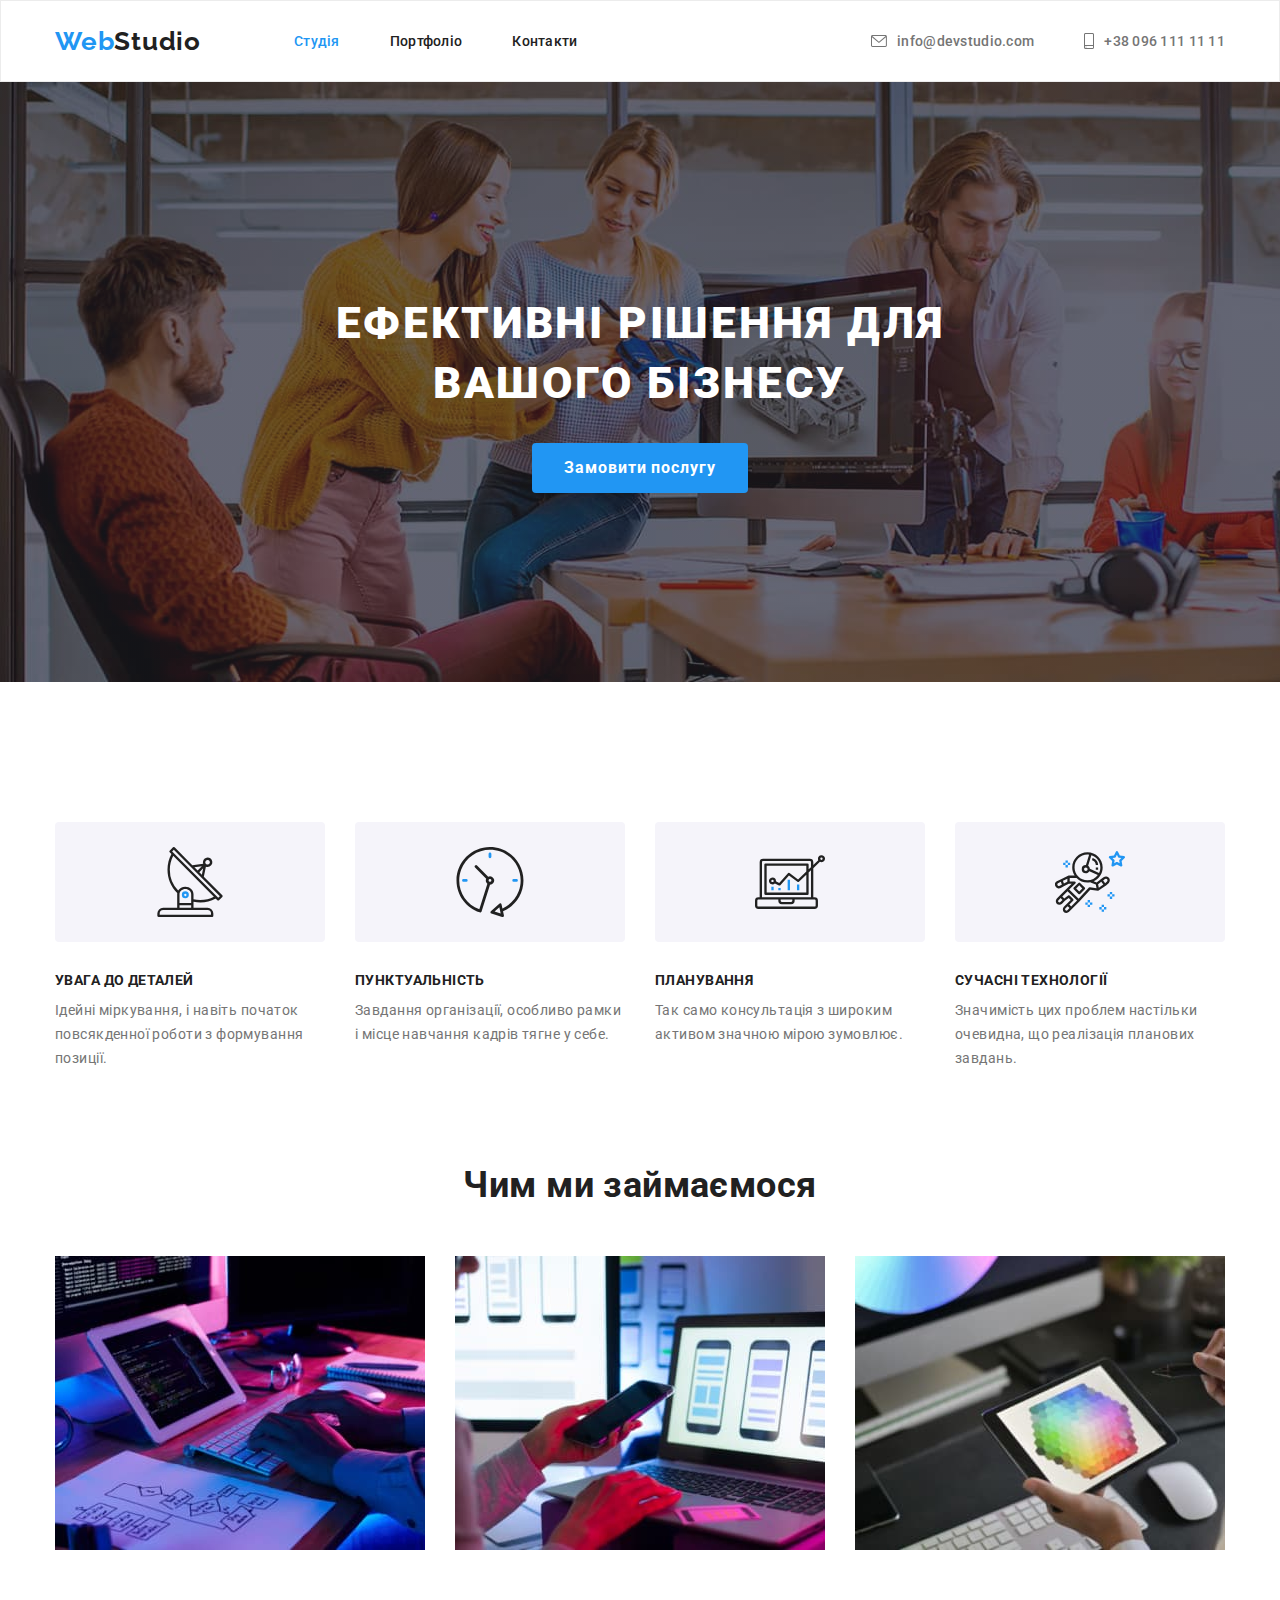
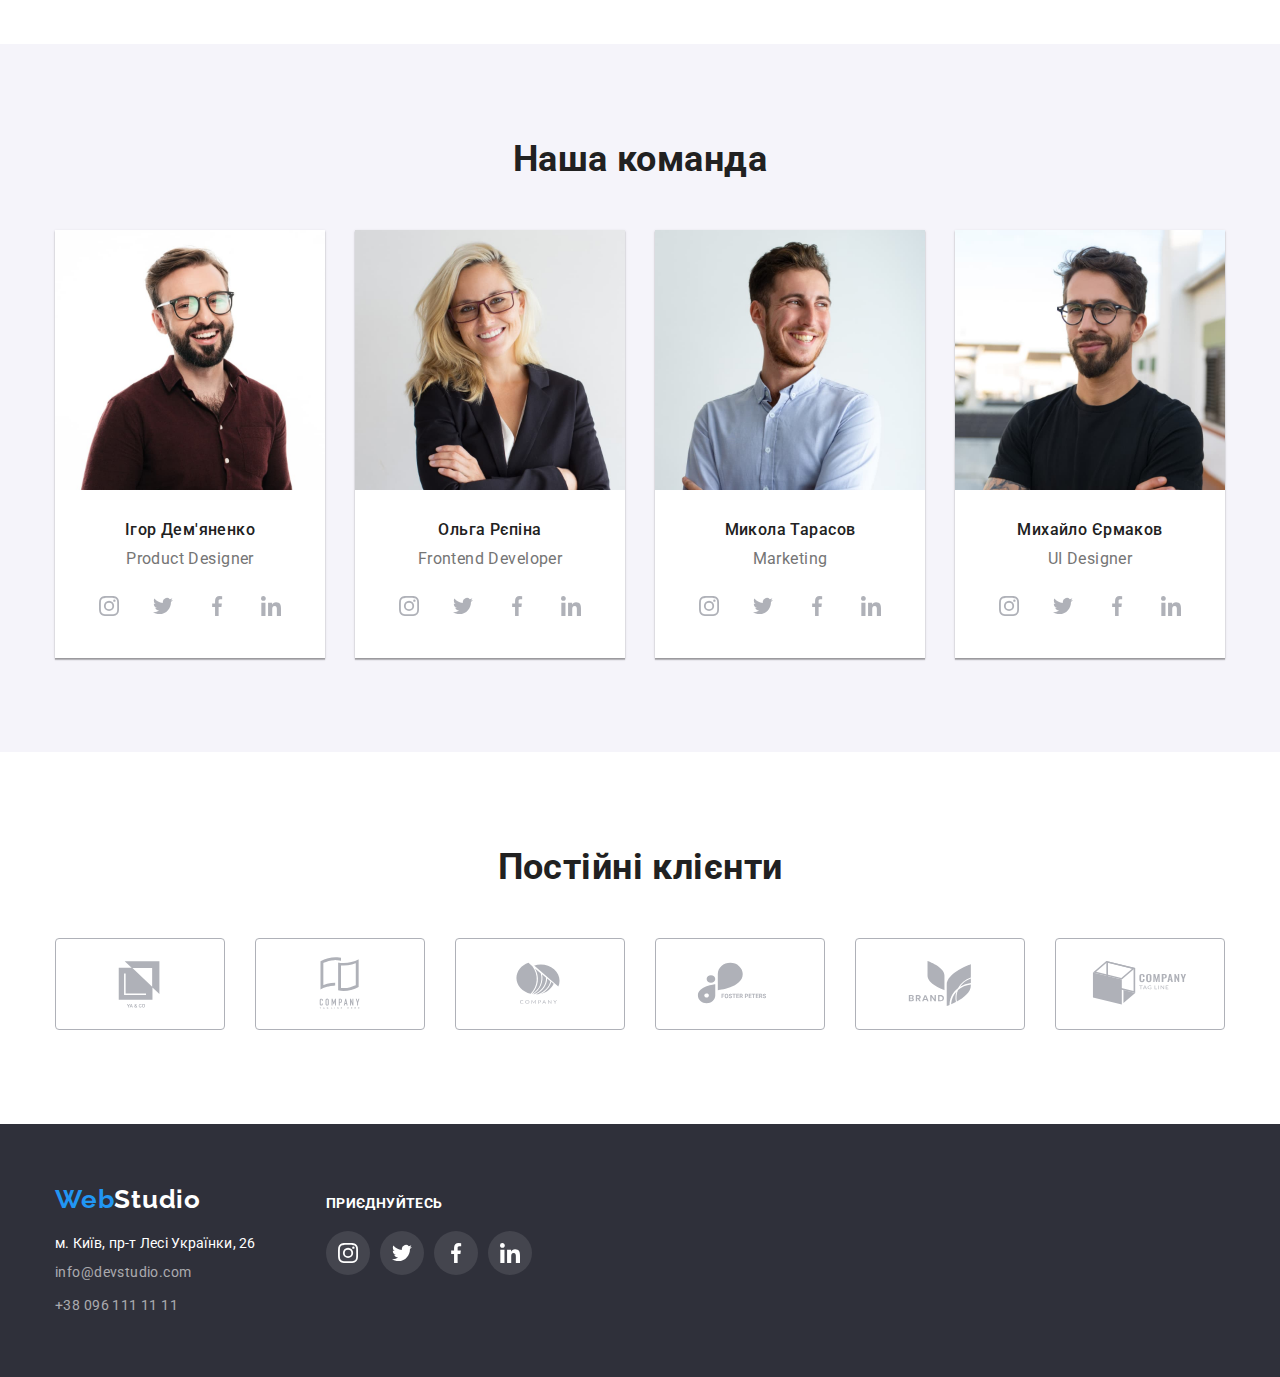
<file: index.html>
<!DOCTYPE html>
<html lang="uk">
  <head>
    <meta charset="UTF-8" />
    <meta http-equiv="X-UA-Compatible" content="IE=edge" />
    <meta name="viewport" content="width=device-width, initial-scale=1.0" />
    <title>Homework4</title>
    <link
      href="https://cdnjs.cloudflare.com/ajax/libs/modern-normalize/1.1.0/modern-normalize.min.css"
      rel="stylesheet"
    />
    <link
      href="https://fonts.googleapis.com/css2?family=Raleway:wght@700&family=Roboto:wght@400;500;700;900&display=swap"
      rel="stylesheet"
    />
    <link rel="stylesheet" href="./css/styles.css" />
  </head>
  <body>
    <header class="top-header">
      <div class="container row">
        <a class="logo" href="#"><span class="blue">Web</span>Studio</a>
        <nav>
          <ul class="list">
            <li class="list-item"><a class="list-link current" href="./index.html">Студія</a></li>
            <li class="list-item"><a class="list-link" href="./portfolio.html">Портфоліо</a></li>
            <li class="list-item"><a class="list-link" href="#">Контакти</a></li>
          </ul>
        </nav>
        <ul class="contacts">
          <li class="contacts-item">
            <a class="contacts-link" href="mailto:info@devstudio.com"
              ><svg class="mail-icon">
                <use href="./images/svg/icons.svg#envelope"></use></svg
              >info@devstudio.com</a
            >
          </li>
          <li class="contacts-item">
            <a class="contacts-link" href="tel:+380961111111"
              ><svg class="smartphone-icon">
                <use href="./images/svg/icons.svg#smartphone"></use></svg
              >+38 096 111 11 11</a
            >
          </li>
        </ul>
      </div>
    </header>
    <main>
      <section class="section header-section">
        <div class="container">
          <h1 class="header">Ефективні рішення для вашого бізнесу</h1>
          <button class="order-btn" type="button">Замовити послугу</button>
        </div>
      </section>
      <section class="section benefits-section">
        <div class="container">
          <h2 class="visually-hidden">Наші особливості</h2>
          <ul class="benefits-list">
            <li class="benefits-item">
              <div class="icon-wraper">
                <svg class="benefits-icon">
                  <use href="./images/svg/icons.svg#antenna"></use>
                </svg>
              </div>
              <h3 class="benefits-header">Увага до деталей</h3>
              <p class="benefits-text">
                Ідейні міркування, і навіть початок повсякденної роботи з формування позиції.
              </p>
            </li>
            <li class="benefits-item">
              <div class="icon-wraper">
                <svg class="benefits-icon">
                  <use href="./images/svg/icons.svg#clock"></use>
                </svg>
              </div>
              <h3 class="benefits-header">Пунктуальність</h3>
              <p class="benefits-text">
                Завдання організації, особливо рамки і місце навчання кадрів тягне у себе.
              </p>
            </li>
            <li class="benefits-item">
              <div class="icon-wraper">
                <svg class="benefits-icon">
                  <use href="./images/svg/icons.svg#diagram"></use>
                </svg>
              </div>
              <h3 class="benefits-header">Планування</h3>
              <p class="benefits-text">
                Так само консультація з широким активом значною мірою зумовлює.
              </p>
            </li>
            <li class="benefits-item">
              <div class="icon-wraper">
                <svg class="benefits-icon">
                  <use href="./images/svg/icons.svg#astronaut"></use>
                </svg>
              </div>
              <h3 class="benefits-header">Сучасні технології</h3>
              <p class="benefits-text">
                Значимість цих проблем настільки очевидна, що реалізація планових завдань.
              </p>
            </li>
          </ul>
        </div>
      </section>
      <section class="description-section">
        <div class="container">
          <h2 class="description-header">Чим ми займаємося</h2>
          <ul class="descr-list">
            <li class="descr-item">
              <img
                class="descr-img"
                src="./images/jpg/1.jpg"
                alt="Процес розробки"
                width="370"
                height="294"
              />
            </li>
            <li class="descr-item">
              <img
                class="descr-img"
                src="./images/jpg/2.jpg"
                alt="Процес розробки"
                width="370"
                height="294"
              />
            </li>
            <li class="descr-item">
              <img
                class="descr-img"
                src="./images/jpg/3.jpg"
                alt="Процес розробки"
                width="370"
                height="294"
              />
            </li>
          </ul>
        </div>
      </section>
      <section class="section team-section">
        <div class="container">
          <h2 class="description-header">Наша команда</h2>
          <ul class="team-list">
            <li class="team-item">
              <img
                class="team-img"
                src="./images/jpg/igor.jpg"
                alt="Ігор"
                width="270"
                height="260"
              />
              <div class="team-descr">
                <h3 class="team-member">Ігор Дем'яненко</h3>
                <p class="team-post">Product Designer</p>
                <ul class="social-list">
                  <li class="social-net">
                    <a class="social-link" href="#"
                      ><svg class="social-icon">
                        <use href="./images/svg/icons.svg#instagram"></use></svg
                    ></a>
                  </li>
                  <li class="social-net">
                    <a class="social-link" href="#"
                      ><svg class="social-icon">
                        <use href="./images/svg/icons.svg#twitter"></use></svg
                    ></a>
                  </li>
                  <li class="social-net">
                    <a class="social-link" href="#"
                      ><svg svg class="social-icon">
                        <use href="./images/svg/icons.svg#facebook"></use></svg
                    ></a>
                  </li>
                  <li class="social-net">
                    <a class="social-link" href="#"
                      ><svg svg class="social-icon">
                        <use href="./images/svg/icons.svg#linkedin"></use></svg
                    ></a>
                  </li>
                </ul>
              </div>
            </li>
            <li class="team-item">
              <img
                class="team-img"
                src="./images/jpg/olga.jpg"
                alt="Ольга"
                width="270"
                height="260"
              />
              <div class="team-descr">
                <h3 class="team-member">Ольга Рєпіна</h3>
                <p class="team-post">Frontend Developer</p>
                <ul class="social-list">
                  <li class="social-net">
                    <a class="social-link" href="#"
                      ><svg class="social-icon">
                        <use href="./images/svg/icons.svg#instagram"></use></svg
                    ></a>
                  </li>
                  <li class="social-net">
                    <a class="social-link" href="#"
                      ><svg class="social-icon">
                        <use href="./images/svg/icons.svg#twitter"></use></svg
                    ></a>
                  </li>
                  <li class="social-net">
                    <a class="social-link" href="#"
                      ><svg svg class="social-icon">
                        <use href="./images/svg/icons.svg#facebook"></use></svg
                    ></a>
                  </li>
                  <li class="social-net">
                    <a class="social-link" href="#"
                      ><svg svg class="social-icon">
                        <use href="./images/svg/icons.svg#linkedin"></use></svg
                    ></a>
                  </li>
                </ul>
              </div>
            </li>
            <li class="team-item">
              <img
                class="team-img"
                src="./images/jpg/mykola.jpg"
                alt="Микола"
                width="270"
                height="260"
              />
              <div class="team-descr">
                <h3 class="team-member">Микола Тарасов</h3>
                <p class="team-post">Marketing</p>
                <ul class="social-list">
                  <li class="social-net">
                    <a class="social-link" href="#"
                      ><svg class="social-icon">
                        <use href="./images/svg/icons.svg#instagram"></use></svg
                    ></a>
                  </li>
                  <li class="social-net">
                    <a class="social-link" href="#"
                      ><svg class="social-icon">
                        <use href="./images/svg/icons.svg#twitter"></use></svg
                    ></a>
                  </li>
                  <li class="social-net">
                    <a class="social-link" href="#"
                      ><svg svg class="social-icon">
                        <use href="./images/svg/icons.svg#facebook"></use></svg
                    ></a>
                  </li>
                  <li class="social-net">
                    <a class="social-link" href="#"
                      ><svg svg class="social-icon">
                        <use href="./images/svg/icons.svg#linkedin"></use></svg
                    ></a>
                  </li>
                </ul>
              </div>
            </li>
            <li class="team-item">
              <img
                class="team-img"
                src="./images/jpg/myhailo.jpg"
                alt="Михайло"
                width="270"
                height="260"
              />
              <div class="team-descr">
                <h3 class="team-member">Михайло Єрмаков</h3>
                <p class="team-post">UI Designer</p>
                <ul class="social-list">
                  <li class="social-net">
                    <a class="social-link" href="#"
                      ><svg class="social-icon">
                        <use href="./images/svg/icons.svg#instagram"></use></svg
                    ></a>
                  </li>
                  <li class="social-net">
                    <a class="social-link" href="#"
                      ><svg class="social-icon">
                        <use href="./images/svg/icons.svg#twitter"></use></svg
                    ></a>
                  </li>
                  <li class="social-net">
                    <a class="social-link" href="#"
                      ><svg svg class="social-icon">
                        <use href="./images/svg/icons.svg#facebook"></use></svg
                    ></a>
                  </li>
                  <li class="social-net">
                    <a class="social-link" href="#"
                      ><svg svg class="social-icon">
                        <use href="./images/svg/icons.svg#linkedin"></use></svg
                    ></a>
                  </li>
                </ul>
              </div>
            </li>
          </ul>
        </div>
      </section>
      <section class="section">
        <div class="container">
          <h2 class="description-header">Постійні клієнти</h2>
          <ul class="clients-list">
            <li class="clients-item">
              <a class="clients-link" href="#"
                ><svg svg class="clients-icon">
                  <use href="./images/svg/icons.svg#logo-1"></use></svg
              ></a>
            </li>
            <li class="clients-item">
              <a class="clients-link" href="#"
                ><svg svg class="clients-icon">
                  <use href="./images/svg/icons.svg#logo-2"></use></svg
              ></a>
            </li>
            <li class="clients-item">
              <a class="clients-link" href="#"
                ><svg svg class="clients-icon">
                  <use href="./images/svg/icons.svg#logo-3"></use></svg
              ></a>
            </li>
            <li class="clients-item">
              <a class="clients-link" href="#"
                ><svg svg class="clients-icon">
                  <use href="./images/svg/icons.svg#logo-4"></use></svg
              ></a>
            </li>
            <li class="clients-item">
              <a class="clients-link" href="#"
                ><svg svg class="clients-icon">
                  <use href="./images/svg/icons.svg#logo-5"></use></svg
              ></a>
            </li>
            <li class="clients-item">
              <a class="clients-link" href="#"
                ><svg svg class="clients-icon">
                  <use href="./images/svg/icons.svg#logo-6"></use></svg
              ></a>
            </li>
          </ul>
        </div>
      </section>
    </main>
    <footer class="page-bottom">
      <div class="container row">
        <div class="footer-item">
          <a class="logo white" href="#"><span class="blue">Web</span>Studio</a>
          <address class="footer-address">
            <ul class="contacts block">
              <li class="contacts-item">
                <a
                  class="contacts-link white"
                  href="https://goo.gl/maps/CPtrU1FHBa2aNyZL9"
                  target="_blank"
                  rel="noopener norefferer nofollow"
                  >м. Київ, пр-т Лесі Українки, 26
                </a>
              </li>
              <li class="contacts-item">
                <a class="contacts-link light-grey" href="mailto:info@devstudio.com"
                  >info@devstudio.com
                </a>
              </li>
              <li class="contacts-item">
                <a class="contacts-link light-grey" href="tel:+380961111111">+38 096 111 11 11</a>
              </li>
            </ul>
          </address>
        </div>
        <div class="social-contacts">
          <p class="footer-text">Приєднуйтесь</p>
          <ul class="social-list">
            <li class="social-net">
              <a class="social-link" href="#"
                ><svg class="social-icon">
                  <use href="./images/svg/icons.svg#instagram"></use></svg
              ></a>
            </li>
            <li class="social-net">
              <a class="social-link" href="#"
                ><svg class="social-icon"><use href="./images/svg/icons.svg#twitter"></use></svg
              ></a>
            </li>
            <li class="social-net">
              <a class="social-link" href="#"
                ><svg svg class="social-icon">
                  <use href="./images/svg/icons.svg#facebook"></use></svg
              ></a>
            </li>
            <li class="social-net">
              <a class="social-link" href="#"
                ><svg svg class="social-icon">
                  <use href="./images/svg/icons.svg#linkedin"></use></svg
              ></a>
            </li>
          </ul>
        </div>
      </div>
    </footer>
  </body>
</html>
</file>
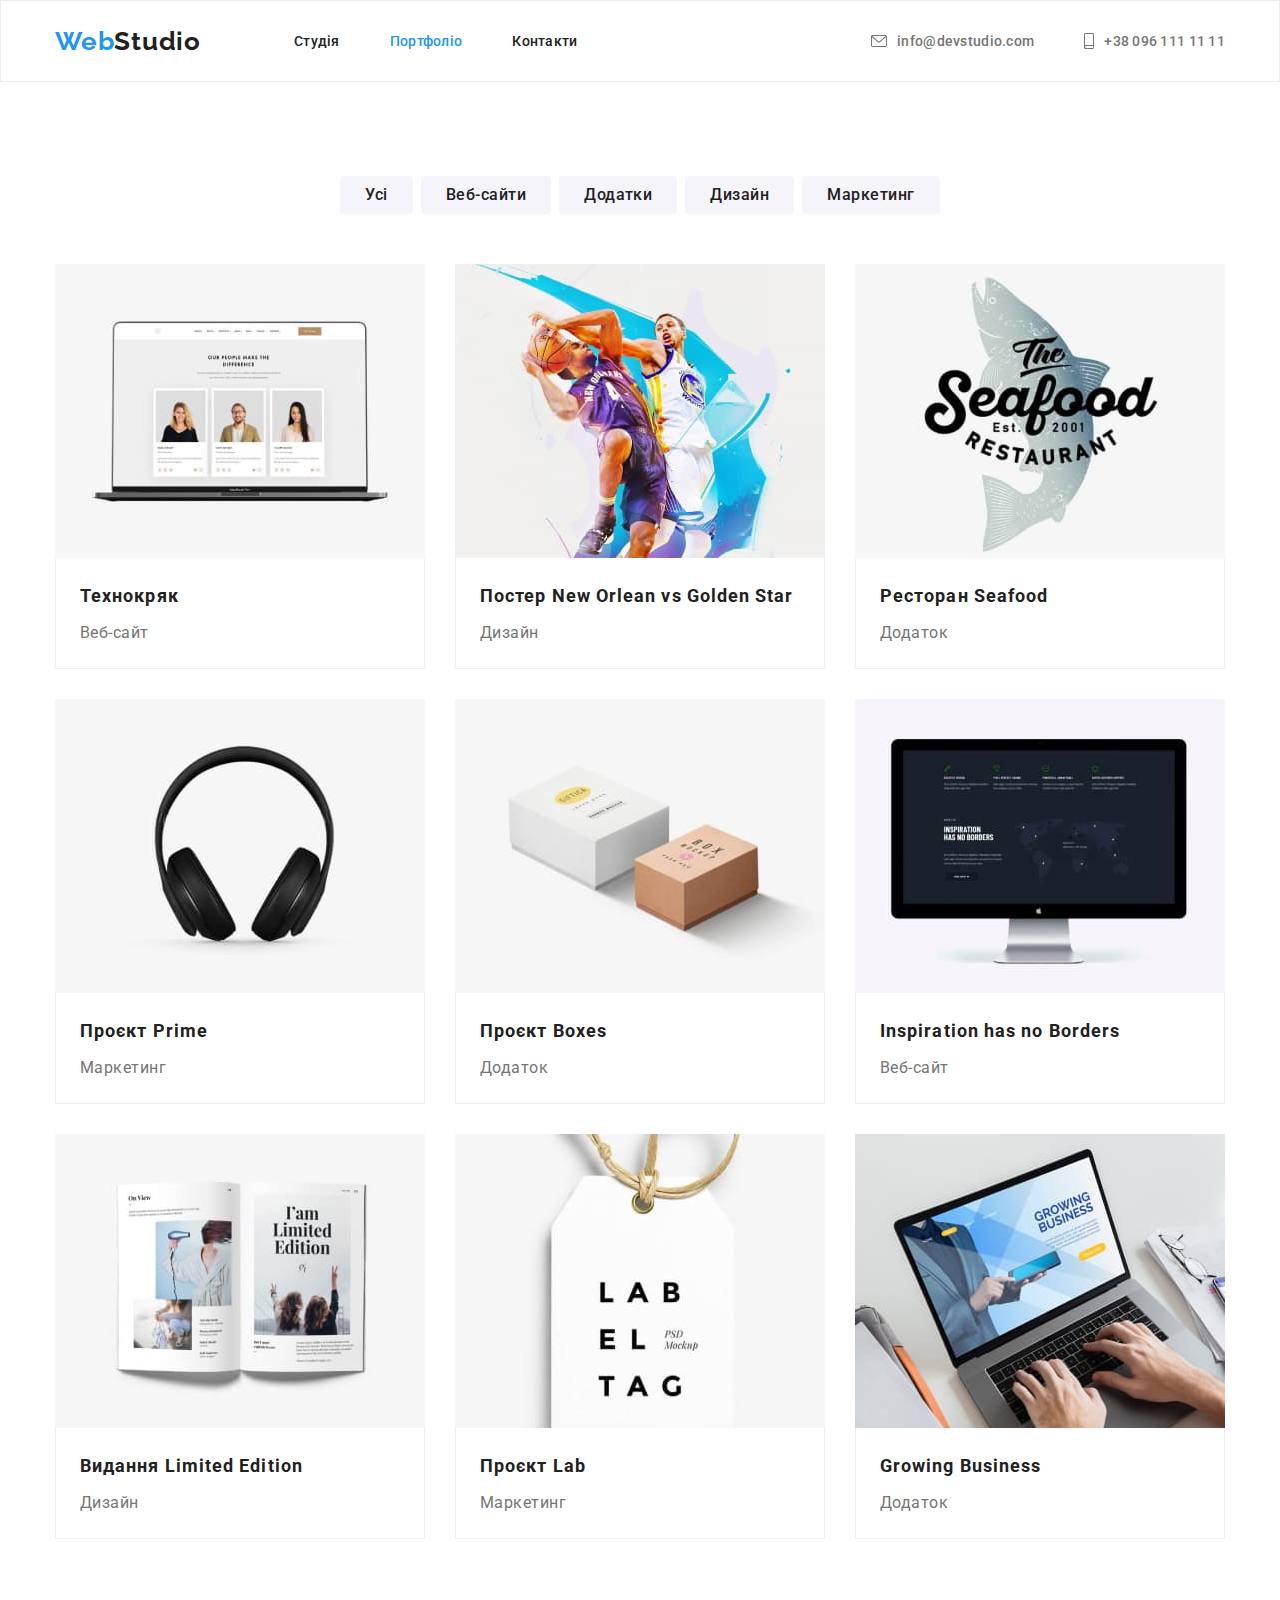
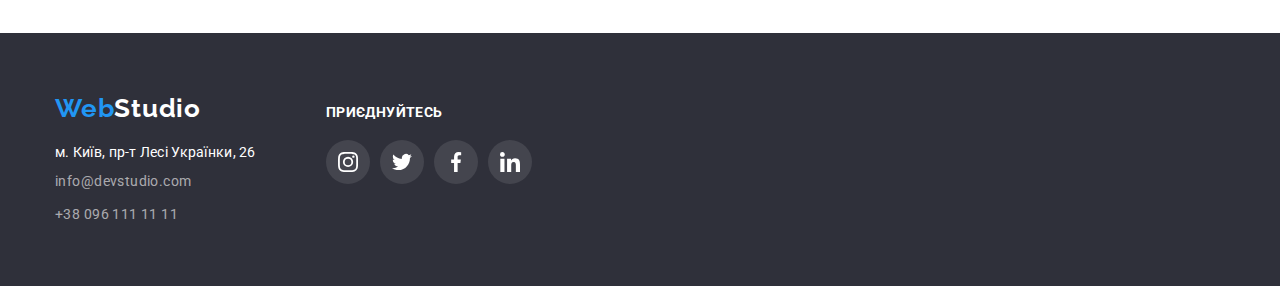
<file: portfolio.html>
<!DOCTYPE html>
<html lang="uk">
  <head>
    <meta charset="UTF-8" />
    <meta http-equiv="X-UA-Compatible" content="IE=edge" />
    <meta name="viewport" content="width=device-width, initial-scale=1.0" />
    <title>Portfolio</title>
    <link
      href="https://cdnjs.cloudflare.com/ajax/libs/modern-normalize/1.1.0/modern-normalize.min.css"
      rel="stylesheet"
    />
    <link
      href="https://fonts.googleapis.com/css2?family=Raleway:wght@700&family=Roboto:wght@400;500;700;900&display=swap"
      rel="stylesheet"
    />
    <link rel="stylesheet" href="./css/styles.css" />
  </head>
  <body>
    <header class="top-header">
      <div class="container row">
        <a class="logo" href="#"><span class="blue">Web</span>Studio</a>
        <nav>
          <ul class="list">
            <li class="list-item"><a class="list-link" href="./index.html">Студія</a></li>
            <li class="list-item">
              <a class="list-link current" href="./portfolio.html">Портфоліо</a>
            </li>
            <li class="list-item"><a class="list-link" href="#">Контакти</a></li>
          </ul>
        </nav>
        <ul class="contacts">
          <li class="contacts-item">
            <a class="contacts-link" href="mailto:info@devstudio.com"
              ><svg class="mail-icon">
                <use href="./images/svg/icons.svg#envelope"></use></svg
              >info@devstudio.com</a
            >
          </li>
          <li class="contacts-item">
            <a class="contacts-link" href="tel:+380961111111"
              ><svg class="smartphone-icon">
                <use href="./images/svg/icons.svg#smartphone"></use></svg
              >+38 096 111 11 11</a
            >
          </li>
        </ul>
      </div>
    </header>
    <main>
      <section class="section main-section">
        <div class="container">
          <h1 class="visually-hidden">Портфоліо</h1>
          <ul class="btn-list">
            <li class="btn-item">
              <button class="btn" type="button">Усі</button>
            </li>
            <li class="btn-item">
              <button class="btn" type="button">Веб-сайти</button>
            </li>
            <li class="btn-item">
              <button class="btn" type="button">Додатки</button>
            </li>
            <li class="btn-item">
              <button class="btn" type="button">Дизайн</button>
            </li>
            <li class="btn-item">
              <button class="btn" type="button">Маркетинг</button>
            </li>
          </ul>
          <ul class="examples">
            <li class="examples-item">
              <a class="examples-link" href="#">
                <img class="examples-img" src="./images/jpg/img-1.jpg" alt="Сторінка компанії" />
                <div class="examples-descr">
                  <h2 class="examples-header">Технокряк</h2>
                  <p class="examples-text">Веб-сайт</p>
                </div>
              </a>
            </li>
            <li class="examples-item">
              <a class="examples-link" href="#">
                <img
                  class="examples-img"
                  src="./images/jpg/img-2.jpg"
                  alt="Постер з баскетболістами"
                />
                <div class="examples-descr">
                  <h2 class="examples-header">Постер New Orlean vs Golden Star</h2>
                  <p class="examples-text">Дизайн</p>
                </div>
              </a>
            </li>
            <li class="examples-item">
              <a class="examples-link" href="#">
                <img class="examples-img" src="./images/jpg/img-3.jpg" alt="Логотип ресторану" />
                <div class="examples-descr">
                  <h2 class="examples-header">Ресторан Seafood</h2>
                  <p class="examples-text">Додаток</p>
                </div>
              </a>
            </li>
            <li class="examples-item">
              <a class="examples-link" href="#">
                <img class="examples-img" src="./images/jpg/img-4.jpg" alt="Навушники" />
                <div class="examples-descr">
                  <h2 class="examples-header">Проєкт Prime</h2>
                  <p class="examples-text">Маркетинг</p>
                </div>
              </a>
            </li>
            <li class="examples-item">
              <a class="examples-link" href="#">
                <img class="examples-img" src="./images/jpg/img-5.jpg" alt="Коробки" />
                <div class="examples-descr">
                  <h2 class="examples-header">Проєкт Boxes</h2>
                  <p class="examples-text">Додаток</p>
                </div>
              </a>
            </li>
            <li class="examples-item">
              <a class="examples-link" href="#">
                <img class="examples-img" src="./images/jpg/img-6.jpg" alt="Монітор" />
                <div class="examples-descr">
                  <h2 class="examples-header">Inspiration has no Borders</h2>
                  <p class="examples-text">Веб-сайт</p>
                </div>
              </a>
            </li>
            <li class="examples-item">
              <a class="examples-link" href="#">
                <img class="examples-img" src="./images/jpg/img-7.jpg" alt="Книга" />
                <div class="examples-descr">
                  <h2 class="examples-header">Видання Limited Edition</h2>
                  <p class="examples-text">Дизайн</p>
                </div>
              </a>
            </li>
            <li class="examples-item">
              <a class="examples-link" href="#">
                <img class="examples-img" src="./images/jpg/img-8.jpg" alt="Бейдж" />
                <div class="examples-descr">
                  <h2 class="examples-header">Проєкт Lab</h2>
                  <p class="examples-text">Маркетинг</p>
                </div>
              </a>
            </li>
            <li class="examples-item">
              <a class="examples-link" href="#">
                <img class="examples-img" src="./images/jpg/img-9.jpg" alt="Робота за ноутбуком" />
                <div class="examples-descr">
                  <h2 class="examples-header">Growing Business</h2>
                  <p class="examples-text">Додаток</p>
                </div>
              </a>
            </li>
          </ul>
        </div>
      </section>
    </main>
    <footer class="page-bottom">
      <div class="container row">
        <div class="footer-item">
          <a class="logo white" href="#"><span class="blue">Web</span>Studio</a>
          <address class="footer-address">
            <ul class="contacts block">
              <li class="contacts-item">
                <a
                  class="contacts-link white"
                  href="https://goo.gl/maps/CPtrU1FHBa2aNyZL9"
                  target="_blank"
                  rel="noopener norefferer nofollow"
                  >м. Київ, пр-т Лесі Українки, 26
                </a>
              </li>
              <li class="contacts-item">
                <a class="contacts-link light-grey" href="mailto:info@devstudio.com"
                  >info@devstudio.com
                </a>
              </li>
              <li class="contacts-item">
                <a class="contacts-link light-grey" href="tel:+380961111111">+38 096 111 11 11</a>
              </li>
            </ul>
          </address>
        </div>
        <div class="social-contacts">
          <p class="footer-text">Приєднуйтесь</p>
          <ul class="social-list">
            <li class="social-net">
              <a class="social-link" href="#"
                ><svg class="social-icon">
                  <use href="./images/svg/icons.svg#instagram"></use></svg
              ></a>
            </li>
            <li class="social-net">
              <a class="social-link" href="#"
                ><svg class="social-icon"><use href="./images/svg/icons.svg#twitter"></use></svg
              ></a>
            </li>
            <li class="social-net">
              <a class="social-link" href="#"
                ><svg svg class="social-icon">
                  <use href="./images/svg/icons.svg#facebook"></use></svg
              ></a>
            </li>
            <li class="social-net">
              <a class="social-link" href="#"
                ><svg svg class="social-icon">
                  <use href="./images/svg/icons.svg#linkedin"></use></svg
              ></a>
            </li>
          </ul>
        </div>
      </div>
    </footer>
  </body>
</html>
</file>
<file: css/styles.css>
:root {
  /* fonts */
  --main-font: 'Roboto', sans-serif;
  --secondary-font: 'Raleway', sans-serif;

  /*  main repeated colors */
  --main-color: #212121;
  --secondary-color: #757575;
  --text-hover: #2196f3;
  --frequent-white: #ffffff;
  --primary-border-color: #eeeeee;
  --secondary-border-color: #ececec;

  /* background colors */
  --bgc-button-hover: #2196f3;
  --bgc-dark-grey: #2f303a;
  --rare-bgc-color: #f5f4fa;
  --order-btn-hover: #188ce8;
  --bgc-light-grey: #afb1b8;
}

h1,
h2,
h3,
h4,
h5,
h6,
p,
ul {
  margin: 0;
  padding: 0;
  box-sizing: border-box;
}

img {
  display: block;
  max-width: 100%;
  height: auto;
}

body {
  color: var(--main-color);
  font-family: var(--main-font);
  font-size: 14px;
  letter-spacing: 0.03em;
}

ul {
  list-style: none;
}

a {
  text-decoration: none;
}
/*studio portfolio common*/

/* header */

.container {
  max-width: 1200px;
  margin-left: auto;
  margin-right: auto;
  padding-left: 15px;
  padding-right: 15px;
}

.section {
  padding-top: 94px;
  padding-bottom: 94px;
}

.row {
  display: flex;
  align-items: center;
}

.list {
  display: flex;
}

.list .list-item {
  margin-right: 50px;
  display: block;
}

.list .list-item:last-child {
  margin-right: 0;
}

.top-header .list-link {
  display: inline-block;
  padding-top: 32px;
  padding-bottom: 32px;
}

.top-header {
  border: 1px solid var(--secondary-border-color);
}

.top-header .contacts {
  display: flex;
  margin-left: auto;
}

.mail-icon {
  display: inline-flex;
  width: 16px;
  height: 16px;
  margin-right: 10px;
}

.smartphone-icon {
  display: flex;
  width: 10px;
  height: 16px;
  margin-right: 10px;
}

.contacts .contacts-item {
  margin-right: 50px;
}

.contacts .contacts-item:last-child {
  margin-right: 0;
}

.top-header .contacts-link {
  display: flex;
  padding-top: 32px;
  padding-bottom: 32px;
}

.logo {
  color: var(--main-color);
  font-family: var(--secondary-font);
  font-weight: 700;
  font-size: 26px;
  line-height: calc(31 / 26);
  letter-spacing: 0.03em;
  margin-right: 93px;
}

.list-link {
  color: var(--main-color);
  font-family: var(--main-font);
  font-weight: 500;
  font-size: 14px;
  line-height: calc(16 / 14);
  letter-spacing: 0.02em;
}

.list-link:hover,
.list-link:focus {
  color: var(--text-hover);
}

.contacts-link {
  color: var(--secondary-color);
  fill: var(--secondary-color);
  font-family: var(--main-font);
  font-weight: 500;
  font-size: 14px;
  line-height: calc(16 / 14);
  letter-spacing: 0.02em;
}

.contacts-link:hover,
.contacts-link:focus {
  color: var(--text-hover);
  fill: var(--text-hover);
}

.list-link.current {
  color: var(--text-hover);
}

.header-section {
  text-align: center;
  padding-top: 211px;
  padding-bottom: 189px;
  max-width: 1600px;
  height: 600px;
  margin-left: auto;
  margin-right: auto;
  background-color: var(--bgc-dark-grey);
  background-image: linear-gradient(to right, rgba(47, 48, 58, 0.4), rgba(47, 48, 58, 0.4)),
    url(../images/jpg/bgr-img.jpg);
  /* background-image: url(../images/jpg/bgr-img.jpg); */
}

.header {
  color: var(--frequent-white);
  font-weight: 900;
  font-size: 44px;
  line-height: calc(60 / 44);
  letter-spacing: 0.06em;
  text-transform: uppercase;
  width: 700px;
  margin-left: auto;
  margin-right: auto;
  margin-bottom: 30px;
}

.order-btn {
  color: var(--frequent-white);
  background-color: var(--bgc-button-hover);
  cursor: pointer;
  font-family: var(--main-font);
  font-weight: 700;
  font-size: 16px;
  line-height: calc(30 / 16);
  letter-spacing: 0.06em;
  border-radius: 4px;
  padding: 10px 32px;
  border: none;
}

.order-btn:hover,
.order-btn:focus {
  background-color: var(--order-btn-hover);
  box-shadow: 0px 4px 4px rgba(0, 0, 0, 0.15);
  border-radius: 4px;
}
/* main */

.visually-hidden {
  position: absolute;
  white-space: nowrap;
  width: 1px;
  height: 1px;
  overflow: hidden;
  border: 0;
  padding: 0;
  clip: rect(0 0 0 0);
  clip-path: inset(50%);
  margin: -1px;
}

.benefits-section {
  padding-top: 140px;
  padding-bottom: 94px;
}

.benefits-list {
  display: flex;
}

.icon-wraper {
  display: flex;
  align-items: center;
  justify-content: center;
  width: 270px;
  height: 120px;
  background-color: var(--rare-bgc-color);
  margin-bottom: 30px;
  border-radius: 4px;
}

.benefits-icon {
  display: inline-flex;
  width: 70px;
  height: 70px;
}

.benefits-list .benefits-item:not(:last-child) {
  margin-right: 30px;
}

.benefits-item {
  width: 270px;
}

.benefits-header {
  color: var(--main-color);
  font-weight: 700;
  font-size: 14px;
  line-height: calc(16 / 14);
  text-transform: uppercase;
  margin-bottom: 10px;
}

.benefits-text {
  color: var(--secondary-color);
  line-height: calc(24 / 14);
}

.description-section {
  padding-bottom: 94px;
}

.description-header {
  color: var(--main-color);
  font-weight: 700;
  font-size: 36px;
  line-height: calc(42 / 36);
  text-align: center;
  margin-bottom: 50px;
}

.descr-list {
  display: flex;
}

.descr-list .descr-item:not(:last-child) {
  margin-right: 30px;
}

.team-section {
  background-color: var(--rare-bgc-color);
}

.team-list {
  display: flex;
}

.team-list .team-item:not(:last-child) {
  margin-right: 30px;
}

.team-item {
  background-color: var(--frequent-white);
  box-shadow: 0px 1px 3px rgba(0, 0, 0, 0.12), 0px 1px 1px rgba(0, 0, 0, 0.14),
    0px 2px 1px rgba(0, 0, 0, 0.2);
}

.team-descr {
  padding: 30px 32px;
}

.team-member {
  color: var(--main-color);
  font-weight: 500;
  font-size: 16px;
  line-height: calc(19 / 16);
  text-align: center;
  margin-bottom: 10px;
}

.team-post {
  color: var(--secondary-color);
  font-size: 16px;
  line-height: calc(19 / 16);
  text-align: center;
}

.team-icon {
  display: flex;
}

.social-list {
  display: flex;
  justify-content: center;
  margin-top: 16px;
}

.social-icon {
  width: 20px;
  height: 20px;
  fill: var(--bgc-light-grey);
}

.social-list .social-net:not(:last-child) {
  margin-right: 10px;
}

.social-link {
  display: flex;
  align-items: center;
  justify-content: center;
  width: 44px;
  height: 44px;
  border-radius: 50%;
}

.social-link:hover,
.social-link:focus {
  background-color: var(--text-hover);
}

.social-link:hover .social-icon,
.social-link:focus .social-icon {
  fill: var(--frequent-white);
}

.clients-list {
  display: flex;
}

.clients-icon {
  width: 106px;
  height: 60px;
}

.clients-link {
  fill: var(--bgc-light-grey);
  display: flex;
  align-items: center;
  justify-content: center;
  width: 170px;
  height: 92px;
  border: 1px solid var(--bgc-light-grey);
  border-radius: 4px;
}

.clients-item:not(:last-child) {
  margin-right: 30px;
}

.clients-link:hover,
.clients-link:focus {
  fill: var(--bgc-button-hover);
  border-color: var(--bgc-button-hover);
}

/*footer */

.contacts-link.white {
  font-weight: inherit;
}

.page-bottom {
  background-color: var(--bgc-dark-grey);
  padding-top: 60px;
  padding-bottom: 60px;
}

.page-bottom .row {
  align-items: baseline;
}

.page-bottom .logo {
  display: inline-block;
  margin-bottom: 20px;
  margin-right: 0;
}

.white {
  color: var(--frequent-white);
}

.blue {
  color: var(--text-hover);
}

.page-bottom .contacts-item {
  margin-right: 0px;
}

.page-bottom .contacts-item:not(:last-child) {
  margin-bottom: 9px;
}

.light-grey {
  color: hsla(0, 0%, 100%, 0.6);
  font-weight: 400;
  font-size: 14px;
  line-height: calc(24 / 14);
  letter-spacing: 0.03em;
}

.footer-address {
  font-style: normal;
}

.footer-text {
  color: var(--frequent-white);
  font-weight: 700;
  font-size: 14px;
  line-height: 16px;
  text-transform: uppercase;
  margin-bottom: 20px;
}

.footer-item {
  margin-right: 70px;
}

.social-contacts .social-link {
  background-color: rgba(255, 255, 255, 0.1);
}

.social-contacts .social-link .social-icon {
  fill: var(--frequent-white);
}

.social-contacts .social-link:hover,
.social-contacts .social-link:focus {
  background-color: var(--bgc-button-hover);
}

/*portfolio page only*/

.btn-list {
  display: flex;
  margin-bottom: 50px;
  justify-content: center;
}

.btn-list .btn-item:not(:last-child) {
  margin-right: 8px;
}

.btn {
  color: var(--main-color);
  background-color: var(--rare-bgc-color);
  cursor: pointer;
  font-family: var(--main-font);
  font-weight: 500;
  font-size: 16px;
  line-height: calc(26 / 16);
  text-align: center;
  letter-spacing: 0.03em;
  border-radius: 4px;
  border: none;
  padding: 6px 25px;
}

.btn:hover,
.btn:focus {
  background-color: var(--bgc-button-hover);
  color: var(--frequent-white);
  box-shadow: 0px 3px 1px rgba(0, 0, 0, 0.1), 0px 1px 2px rgba(0, 0, 0, 0.08),
    0px 2px 2px rgba(0, 0, 0, 0.12);
}

.examples {
  display: flex;
  flex-wrap: wrap;
}

.examples-link {
  display: block;
}

.examples-link:hover,
.examples-link:focus {
  box-shadow: 0px 1px 1px rgba(0, 0, 0, 0.12), 0px 4px 4px rgba(0, 0, 0, 0.06),
    1px 4px 6px rgba(0, 0, 0, 0.16);
}

.examples {
  margin-right: -30px;
  margin-bottom: -30px;
}

.examples .examples-item {
  margin-right: 30px;
  margin-bottom: 30px;
}

.examples-header {
  color: var(--main-color);
  font-weight: 700;
  font-size: 18px;
  line-height: calc(36 / 18);
  letter-spacing: 0.06em;
  margin-bottom: 4px;
}

.examples-text {
  color: var(--secondary-color);
  font-size: 16px;
  line-height: calc(30 / 16);
  letter-spacing: 0.03em;
}

.examples-descr {
  padding: 20px 24px;
  border-right: 1px solid var(--primary-border-color);
  border-bottom: 1px solid var(--primary-border-color);
  border-left: 1px solid var(--primary-border-color);
}
</file>
